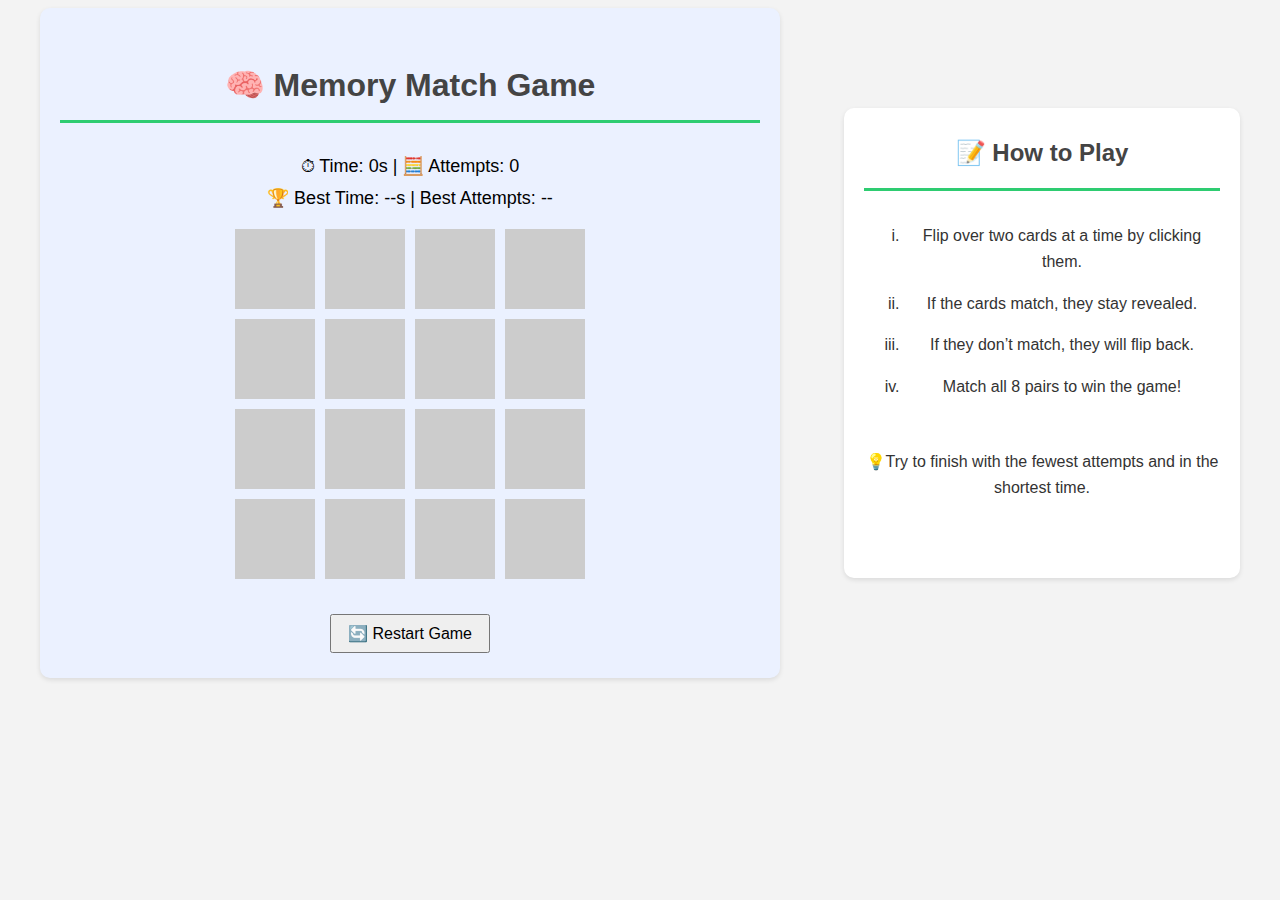
<file: MemoryMatchGame/index.html>
<!DOCTYPE html>
<html lang="en">
  <head>
    <meta charset="UTF-8" />
    <meta name="viewport" content="width=device-width, initial-scale=1.0" />
    <title>Memory Match Game</title>
    <link rel="stylesheet" href="style.css" />
  </head>
  <body>
    <div class="container">
      <div id="game">
        <h1>🧠 Memory Match Game</h1>

        <div id="stats">
          ⏱ Time: <span id="time">0</span>s | 🧮 Attempts:
          <span id="attempts">0</span>
        </div>

        <p id="best-score">
          🏆 Best Time: <span id="bestTime">--</span>s | Best Attempts:
          <span id="bestAttempts">--</span>
        </p>

        <div id="game-board" class="game-board"></div>

        <p id="status"></p>

        <button id="restart-btn">🔄 Restart Game</button>
      </div>
      <div id="instructions">
        <h2>📝 How to Play</h2>

        <ol>
          <li>Flip over two cards at a time by clicking them.</li>
          <li>If the cards match, they stay revealed.</li>
          <li>If they don’t match, they will flip back.</li>
          <li>Match all 8 pairs to win the game!</li>
        </ol>
        <p>
          💡Try to finish with the fewest attempts and in the shortest time.
        </p>
      </div>
    </div>

    <script src="app.js"></script>
  </body>
</html>
</file>
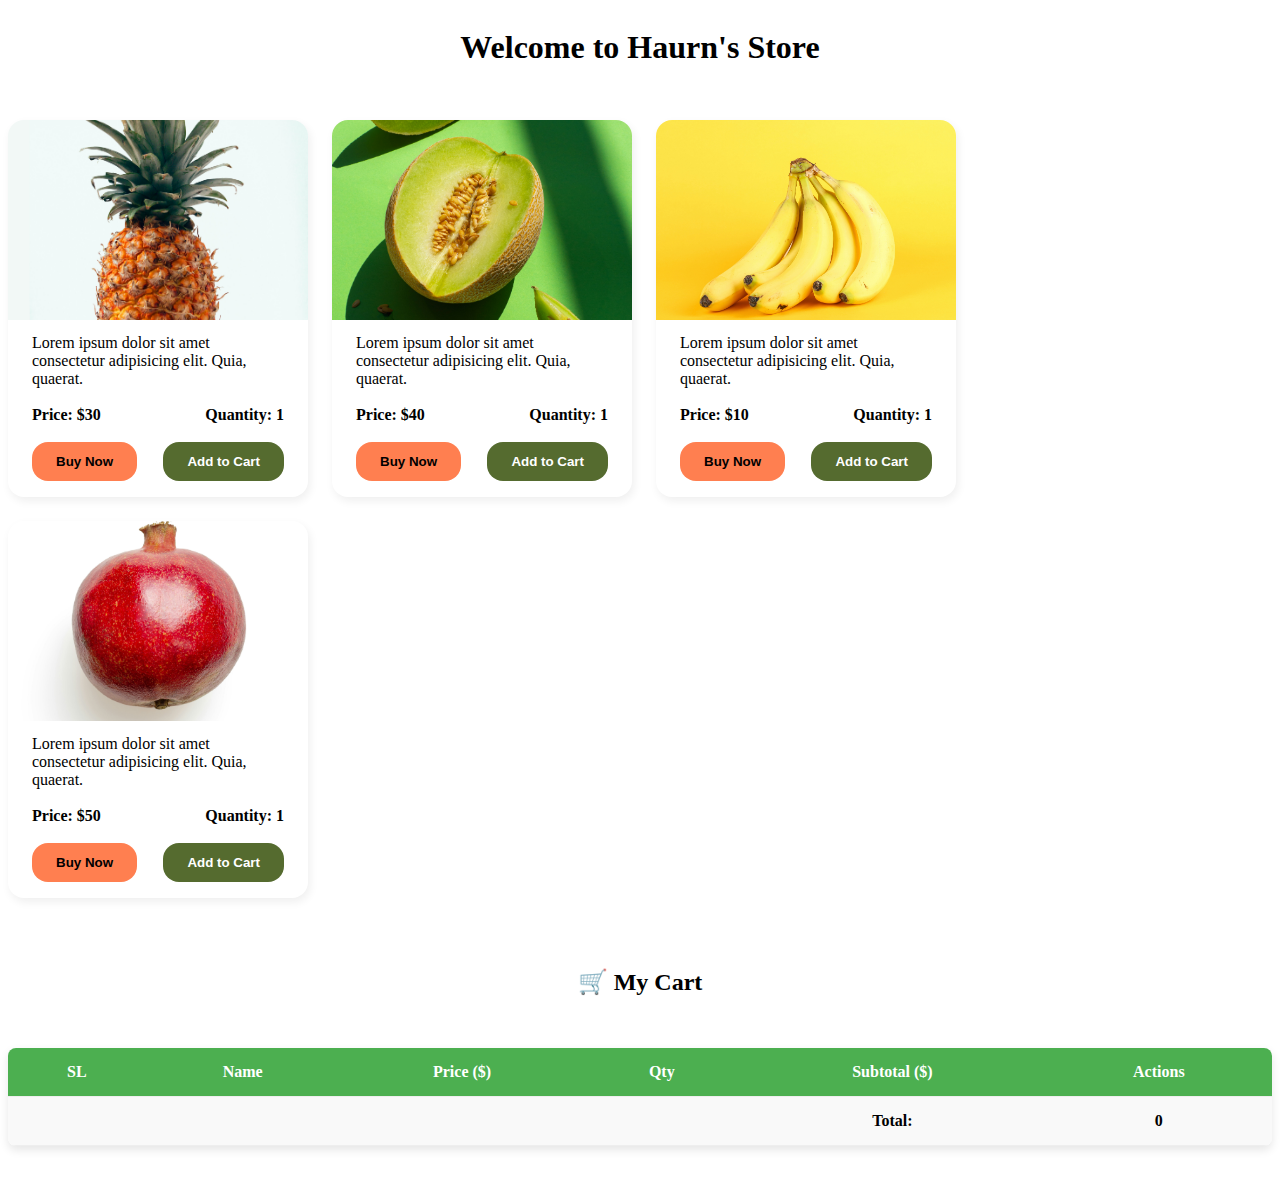
<file: AddToCart/shop.html>
<!DOCTYPE html>
<html lang="en">
<head>
    <meta charset="UTF-8">
    <meta name="viewport" content="width=device-width, initial-scale=1.0">
    <title>ADD to Cart</title>
    <style>
        .container{
            max-width: 1320px;
            margin: 0 auto;
            display: flex;
            flex-direction: column;
            align-items: center;
            justify-content: center;
            gap: 2rem;
            margin-bottom: 50px;
        }
        .products{
            display: flex;
            flex-wrap: wrap;
            gap: 1.5rem;
        }
        .card{
            width: 300px;
            border-radius: 1rem;
            box-shadow: 2px 4px 10px rgba(0, 0, 0, 0.068);


        }
        .card img{
            width: 100%;
            height: 200px;
            border-radius: 1rem 1rem 0 0;
            object-fit: cover;
        }
        .card-body{
            padding: 0rem 1.5rem 1rem ;
            display: flex;
            flex-direction: column;
            gap: 0.5rem;
        }
        .card-body p{
            margin: 10px 0;
            padding: 0;
        }
        .product_info{
            display: flex;
            align-items: center;
            justify-content: space-between;
            margin-bottom: 10px;
            font-weight: bold;
        
        }
        .buy-product {
            display: flex;
            justify-content: space-between;
            align-items: center;
        }
        .buy-product button{
            padding: 0.75rem 1.5rem;
            border-radius: 1rem;
            border: none;
            outline: none;
            font-weight: bold;
        }
        .buy{
            background-color: coral;
        }
        .addCart{
            background-color: darkolivegreen;
            color: white;
        }

        .cartLink{
            margin-top: 50px;
            padding: 1rem 5rem;
            background-color: rgb(49, 97, 1);
            border-radius: 1rem;
            font-weight: bold;font-size: 16px;
            text-decoration: none;
            color: white;
        }
        h2 {
      text-align: center;
      margin-bottom: 20px;
    }

    table {
      width: 100%;
      border-collapse: collapse;
      background: white;
      box-shadow: 0 4px 10px rgba(0,0,0,0.1);
      border-radius: 8px;
      overflow: hidden;
    }

    th, td {
      padding: 15px;
      text-align: center;
      border-bottom: 1px solid #eee;
    }

    thead {
      background-color: #4CAF50;
      color: white;
    }

    tfoot td {
      font-weight: bold;
      background: #f9f9f9;
    }

    .actions button {
      padding: 6px 10px;
      margin: 0 3px;
      font-size: 14px;
      border: none;
      border-radius: 4px;
      cursor: pointer;
      transition: 0.2s ease-in-out;
    }

    .add-btn {
      background-color: #4CAF50;
      color: white;
    }

    .sub-btn {
      background-color: #f0ad4e;
      color: white;
    }

    .del-btn {
      background-color: #d9534f;
      color: white;
    }

    .actions button:hover {
      opacity: 0.85;
    }

    </style>
</head>
<body>
    <div class="container">
        <h1>Welcome to Haurn's Store</h1>
        <div class="products">
            <div class="card">
                <img src="images/img.jpg" alt="">
                <div class="card-body">
                    <p>Lorem ipsum dolor sit amet consectetur adipisicing elit. Quia, quaerat.</p>
                    <div class="product_info">
                        <span>Price: $30</span>
                        <span>Quantity: 1</span>
                    </div>
                    <div class="buy-product">
                        <button class="buy">Buy Now</button>
                        <button class="addCart">Add to Cart</button>
                    </div>
                    
                </div>
            </div>
        </div>

        
    </div>

    <div class="container">
          <h2>🛒 My Cart</h2>

  <table>
    <thead>
      <tr>
        <th>SL</th>
        <th>Name</th>
        <th>Price ($)</th>
        <th>Qty</th>
        <th>Subtotal ($)</th>
        <th>Actions</th>
      </tr>
    </thead>
    <tbody>
    
    </tbody>
    <tfoot>
      <tr>
        <td colspan="4"></td>
        <td>Total:</td>
        <td class="total">$5</td>
      </tr>
    </tfoot>
  </table>
    </div>

    <!-- <a href="cart.html" class="cartLink">Got to Your Cart</a> -->


    <script src="cart.js"></script>
</body>
</html>
</file>
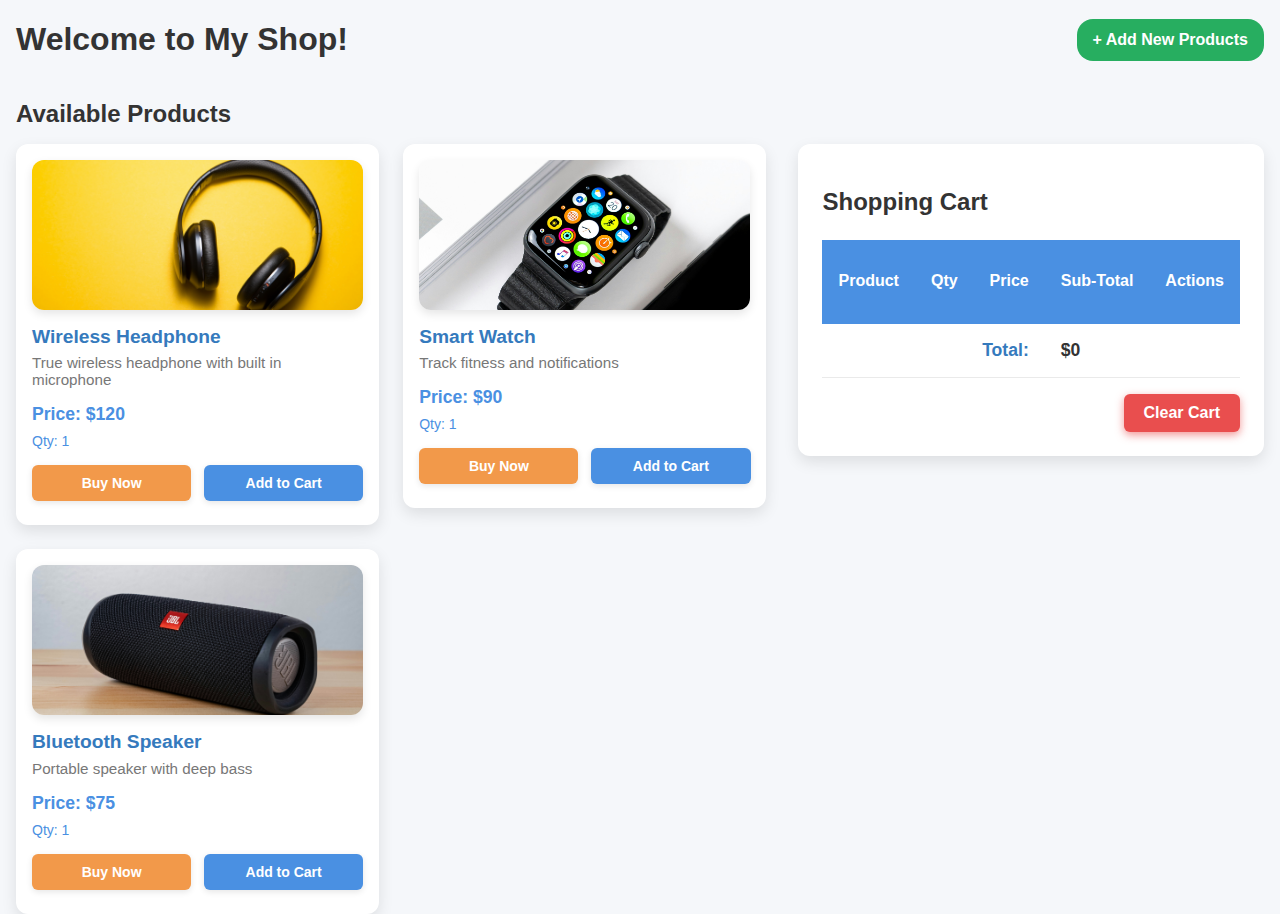
<file: AddtoCartLocalStorage/cart.html>
<!DOCTYPE html>
<html lang="en">
  <head>
    <meta charset="UTF-8" />
    <meta name="viewport" content="width=device-width, initial-scale=1" />
    <title>Products & Cart UI</title>
    <link rel="stylesheet" href="cart.css" />
  </head>
  <body>
    <div class="shop-container">
      <h1>Welcome to My Shop!</h1>
      <button id="addNewProducts">+ Add New Products</button>
    </div>
    <div class="popup">
      <form action="" id="newProductform">
        <label for="id">Product ID:</label>
        <input type="text" name="id" id="id" />
        <label for="name">Product Name:</label>
        <input type="text" name="name" id="name" />
        <label for="image">Product Image Src:</label>
        <input type="text" name="image" id="image" />
        <label for="desc">Product Description:</label>
        <input type="text" name="desc" id="desc" />
        <label for="price">Product Price:</label>
        <input type="text" name="price" id="price" />
        <label for="qty">Product Quantity:</label>
        <input type="text" name="qty" id="qty" />

        <div class="form-actions">
          <button type="submit" class="btn-save">Save</button>
          <button type="button" class="btn-cancel" id="closePopup">
            Cancel
          </button>
        </div>
      </form>
    </div>

    <div class="container">
      <h2>Available Products</h2>
    </div>
    <div class="container">
      <!-- Products List -->
      <section class="products" aria-label="Available Products"></section>

      <!-- Cart -->
      <section class="cart" aria-label="Shopping Cart">
        <h2>Shopping Cart</h2>
        <table>
          <thead>
            <tr class="table-heading">
              <th colspan="2">Product</th>
              <th>Qty</th>
              <th>Price</th>
              <th>Sub-Total</th>
              <th>Actions</th>
            </tr>
          </thead>
          <tbody></tbody>
          <tfoot>
            <tr class="cart-total-row">
              <td colspan="4">Total:</td>
              <td class="cart-total"></td>
              <td></td>
            </tr>
          </tfoot>
        </table>
        <button
          class="clear-cart-btn"
          aria-label="Clear all items from cart"
          onclick="cart.clearCart(); renderCart();"
        >
          Clear Cart
        </button>
      </section>
    </div>

    <script src="cart-structured.js"></script>
  </body>
</html>
</file>
<file: MemoryMatchGame/style.css>
body {
  font-family: sans-serif;
  text-align: center;
  background: #f3f3f3;
}

h1 {
  border-bottom: 3px solid #2ecc71;
  margin: 2rem auto;
  padding: 1rem 0;
  color: #444;
}

.container {
  display: flex;
  align-items: center;
  justify-content: space-between;
  max-width: 1200px;
  margin: 0 auto;
  gap: 4rem;
}
#game {
  flex: 1;
  background: #ebf1ff;
  padding: 10px 20px;
  border-radius: 10px;
  box-shadow: 0 2px 5px rgba(0, 0, 0, 0.1);
}
#instructions {
  /* text-align: left; */
  width: 450px;
  height: 450px;
  margin: 10px auto;
  background: #ffffff;
  padding: 10px 20px;
  border-radius: 10px;
  box-shadow: 0 2px 5px rgba(0, 0, 0, 0.1);
  font-size: 16px;
  line-height: 1.6;
  color: #333;
}

#stats,
#best-score,
#status {
  margin: 10px;
  font-size: 18px;
}

.game-board {
  width: 700px;
  margin: 20px auto;
  display: grid;
  justify-content: center;
  grid-template-columns: repeat(4, 80px);
  gap: 10px;
}

.card {
  width: 80px;
  height: 80px;
  background: #1e90ff;
  color: white;
  display: flex;
  align-items: center;
  justify-content: center;
  font-size: 24px;
  cursor: pointer;
  user-select: none;
  transition: all 0.3s ease;
}

.card.matched {
  background: #2ecc71;
  cursor: default;
}

.card.hidden {
  background: #ccc;
  color: transparent;
}

.card:active {
  transform: scale(0.95);
}

#restart-btn {
  padding: 8px 16px;
  margin: 15px;
  font-size: 16px;
  cursor: pointer;
}

#instructions h2 {
  text-align: center;
  border-bottom: 3px solid #2ecc71;
  margin: 0 auto 2rem;
  padding: 1rem 0;
  color: #444;
}
#instructions ol {
  display: flex;
  flex-direction: column;
  gap: 1rem;
  margin-bottom: 50px;
  list-style-type: lower-roman;
}
#instructions p {
  text-align: center;
}
</file>
<file: AddtoCartLocalStorage/cart.css>
/* Color Palette */
:root {
  --primary: #4a90e2;
  --primary-dark: #357abd;
  --secondary: #f5f7fa;
  --accent: #f2994a;
  --danger: #e94e4e;
  --success: #27ae60;
  --text-dark: #333;
  --text-light: #777;
  --bg-light: #ffffff;
  --shadow: rgba(0, 0, 0, 0.1);
  --btn-radius: 6px;
}

/* Reset & base */
* {
  box-sizing: border-box;
}
body {
  margin: 0;
  font-family: "Segoe UI", Tahoma, Geneva, Verdana, sans-serif;
  background-color: var(--secondary);
  color: var(--text-dark);
}
h2 {
  margin-bottom: 1rem;
}

/* Layout */
.container {
  display: flex;
  justify-content: space-between;
  max-width: 1320px;
  margin: 0 auto;
  padding: 0 1rem;
  gap: 2rem;
}
.shop-container {
  display: flex;
  max-width: 1320px;
  margin: 0 auto;
  padding: 0 1rem;
  justify-content: space-between;
  align-items: center;
}
#addNewProducts {
  background-color: var(--success);
  color: var(--bg-light);
  padding: 0.75rem 1rem;
  height: fit-content;
  border: none;
  border-radius: 1rem;
}
/* Products List - Cards */
.products {
  flex: 1.5;
  display: grid;
  grid-template-columns: repeat(auto-fill, minmax(250px, 1fr));
  gap: 1.5rem;
}
.product-card {
  background: var(--bg-light);
  border-radius: 12px;
  box-shadow: 0 6px 15px var(--shadow);
  padding: 1rem 1rem 1.5rem;
  display: flex;
  flex-direction: column;
  transition: transform 0.2s ease;
  height: fit-content;
}
.product-card:hover {
  transform: translateY(-6px);
  box-shadow: 0 10px 20px rgba(74, 144, 226, 0.3);
}

.product-img {
  width: 100%;
  height: 150px;
  border-radius: 12px;
  object-fit: cover;
  object-position: center;
  box-shadow: 0 4px 10px var(--shadow);
  margin-bottom: 1rem;
}

.product-name {
  font-weight: 700;
  font-size: 1.2rem;
  margin-bottom: 0.4rem;
  color: var(--primary-dark);
}
.product-desc {
  font-size: 0.95rem;
  color: var(--text-light);
  /* flex-grow: 1; */
  margin-bottom: 1rem;
}
.product-price {
  font-weight: 700;
  color: var(--primary);
  font-size: 1.1rem;
  margin-bottom: 0.5rem;
}
.product-qty {
  color: var(--primary);
  font-size: 0.875rem;
  margin-bottom: 1rem;
}

/* Buttons container in product */
.product-buttons {
  display: flex;
  gap: 0.8rem;
}

.btn-buy,
.btn-add {
  flex: 1;
  border-radius: var(--btn-radius);
  padding: 10px 0;
  font-weight: 700;
  font-size: 0.875rem;
  cursor: pointer;
  border: none;
  transition: background-color 0.3s ease;
  color: white;
  box-shadow: 0 2px 6px var(--shadow);
}
.btn-buy {
  background-color: var(--accent);
}
.btn-buy:hover {
  background-color: #d87c26;
}

.btn-add {
  background-color: var(--primary);
}
.btn-add:hover {
  background-color: var(--primary-dark);
}

/* Cart Section */
.cart {
  /* flex: 0.5; */
  background: var(--bg-light);
  border-radius: 12px;
  padding: 1.5rem;
  box-shadow: 0 6px 15px var(--shadow);
  display: flex;
  flex-direction: column;
  height: fit-content;
}

.cart h2 {
  margin-bottom: 1.5rem;
}

.cart table {
  width: 100%;
  border-collapse: collapse;
}
.table-heading th:first-child {
  text-align: center;
}
.cart th,
.cart td {
  padding: 2rem 1rem;
  text-align: left;
  border-bottom: 1px solid #eaeaea;
  vertical-align: middle;
}
.cart th {
  background-color: var(--primary);
  color: white;
  font-weight: 700;
}

.cart tbody tr:last-child td {
  border-bottom: none;
}

/* Cart image cell */
.cart .cart-img-cell {
  width: 70px;
  padding: 0;
}
.cart .cart-img {
  width: 60px;
  height: 60px;
  border-radius: 8px;
  object-fit: cover;
  object-position: center;
  box-shadow: 0 2px 6px var(--shadow);
}

/* Quantity Cell */
.qty {
  text-align: center;
  width: 50px;
  font-weight: 600;
}

/* Actions */
.cart .actions {
  display: flex;
  gap: 8px;
}

/* Buttons in cart */
button {
  cursor: pointer;
  border: none;
  border-radius: 6px;
  padding: 6px 10px;
  font-weight: 700;
  color: white;
  transition: background-color 0.2s ease;
  display: flex;
  align-items: center;
  justify-content: center;
  font-size: 1rem;
}

.btn-plus {
  background-color: var(--success);
}
.btn-plus:hover {
  background-color: #1e8449;
}

.btn-minus {
  background-color: #f39c12;
}
.btn-minus:hover {
  background-color: #b9770e;
}

.btn-delete {
  background-color: var(--danger);
}
.btn-delete:hover {
  background-color: #b83030;
}

/* Icons */
.btn-icon {
  font-size: 1.1rem;
  line-height: 1;
}

/* Total row */

.cart-total-row td {
  font-weight: 700;
  font-size: 1.1rem;
  padding: 1rem;
  border-top: 2px solid var(--primary);
}
.cart-total-row td:first-child {
  text-align: right;
  color: var(--primary-dark);
  margin-right: 2rem;
}

/* Clear Cart Button */
.clear-cart-btn {
  margin-top: 1rem;
  align-self: flex-end;
  background-color: var(--danger);
  padding: 10px 20px;
  font-weight: 700;
  border-radius: var(--btn-radius);
  color: white;
  border: none;
  cursor: pointer;
  box-shadow: 0 3px 8px rgba(233, 78, 78, 0.6);
  transition: background-color 0.3s ease;
}
.clear-cart-btn:hover {
  background-color: #b83030;
}

/* Responsive */
@media (max-width: 768px) {
  .container {
    flex-direction: column;
  }
  .cart {
    margin-top: 2rem;
  }
  .products {
    grid-template-columns: 1fr;
  }
}
/* ================PopUp================== */

/* Popup background overlay */
.popup {
  display: none;
  position: fixed;
  top: 0;
  left: 0;
  width: 100%;
  height: 100%;
  background: rgba(0, 0, 0, 0.6);
  justify-content: center;
  align-items: center;
  z-index: 999;
}

/* Form container */
.popup form {
  background: #fff;
  padding: 20px 25px;
  border-radius: 10px;
  width: 350px;
  box-shadow: 0px 4px 20px rgba(0, 0, 0, 0.2);
  display: flex;
  flex-direction: column;
  gap: 12px;
  animation: fadeIn 0.3s ease-in-out;
}

/* Labels */
.popup label {
  font-weight: bold;
  font-size: 14px;
  color: #333;
}

/* Inputs */
.popup input {
  padding: 8px 10px;
  border: 1px solid #ccc;
  border-radius: 6px;
  font-size: 14px;
  outline: none;
  transition: 0.2s;
}

/* Input focus effect */
.popup input:focus {
  border-color: #4a90e2;
  box-shadow: 0 0 5px rgba(74, 144, 226, 0.3);
}

/* Buttons container */
.popup .form-actions {
  display: flex;
  justify-content: space-between;
  gap: 10px;
  margin-top: 10px;
}

/* Save button */
.popup .btn-save {
  background: var(--success);
  color: white;
  border: none;
  padding: 8px 14px;
  border-radius: 6px;
  cursor: pointer;
  transition: 0.2s;
}
.popup .btn-save:hover {
  background: #32d877;
}

/* Cancel button */
.popup .btn-cancel {
  background: var(--danger);
  color: white;
  border: none;
  padding: 8px 14px;
  border-radius: 6px;
  cursor: pointer;
  transition: 0.2s;
}
.popup .btn-cancel:hover {
  background: #ff6262;
}

/* Fade-in animation */
@keyframes fadeIn {
  from {
    opacity: 0;
    transform: scale(0.95);
  }
  to {
    opacity: 1;
    transform: scale(1);
  }
}
</file>
